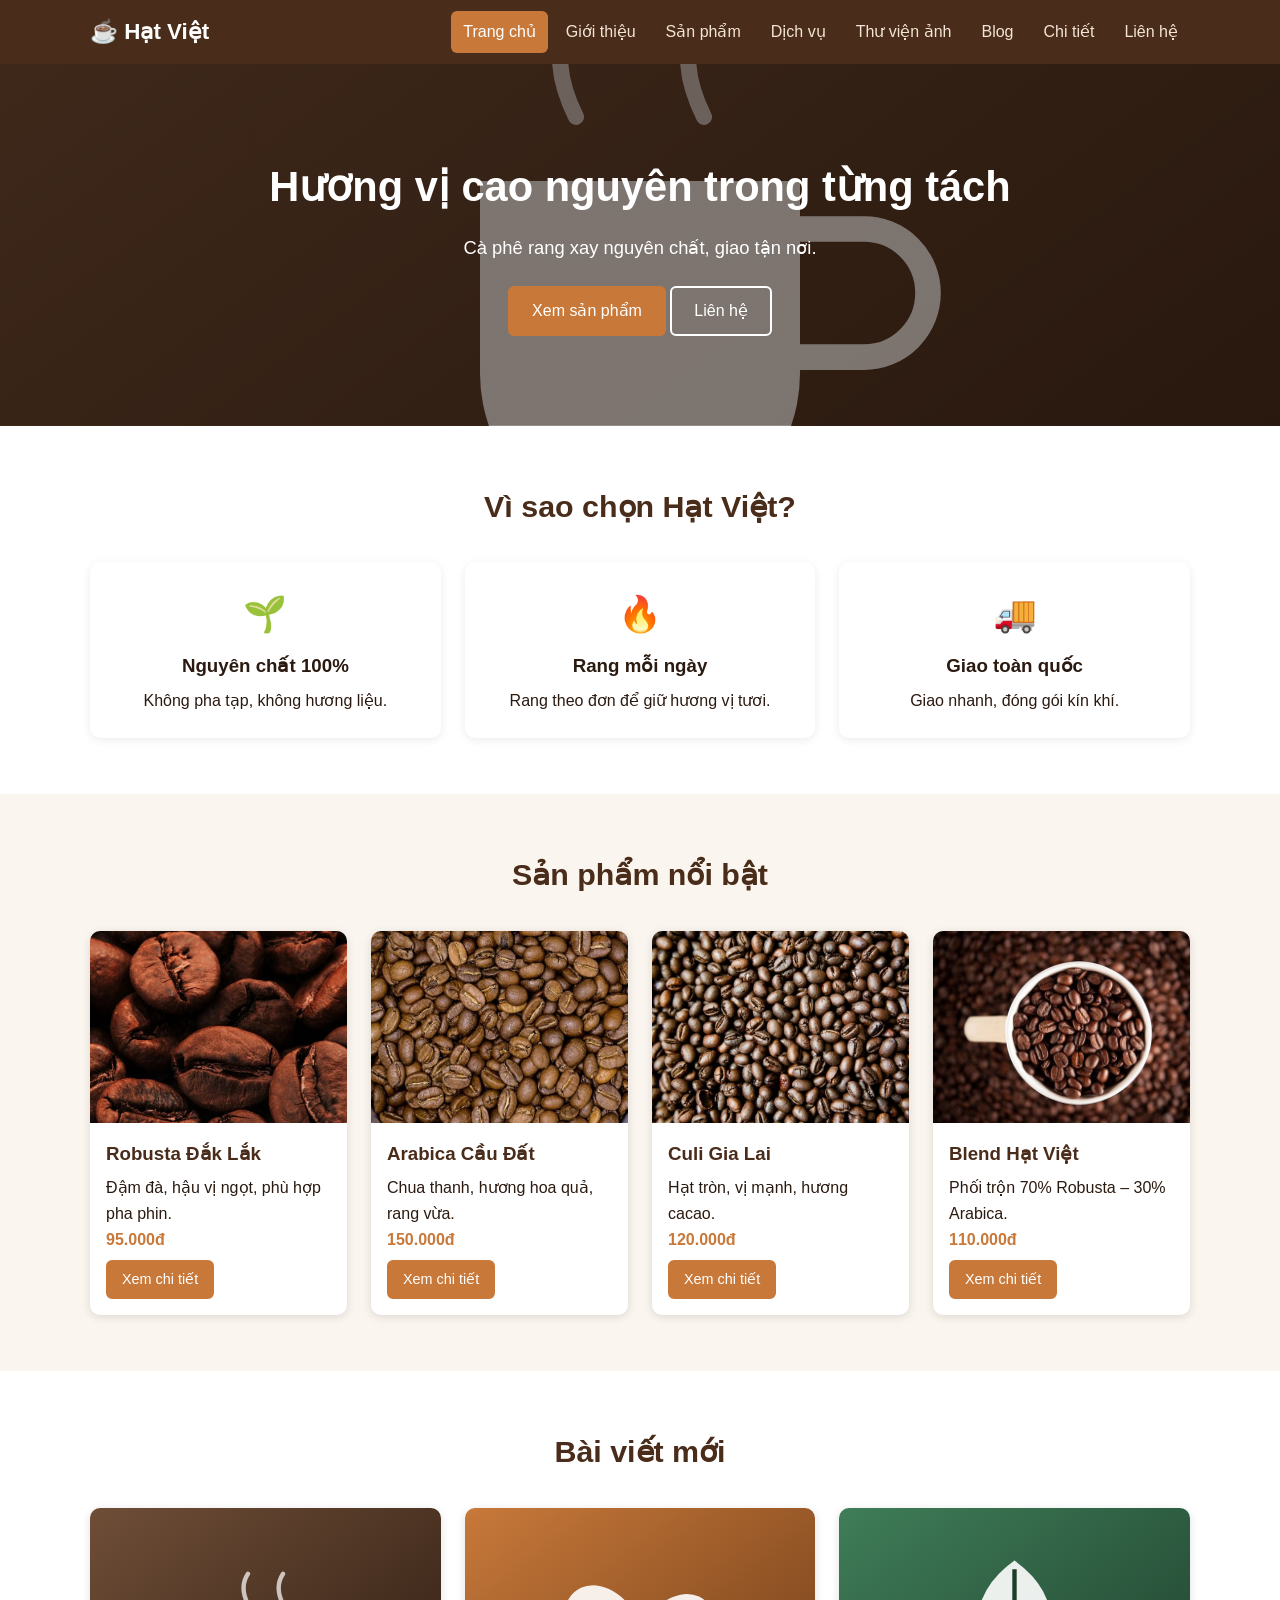
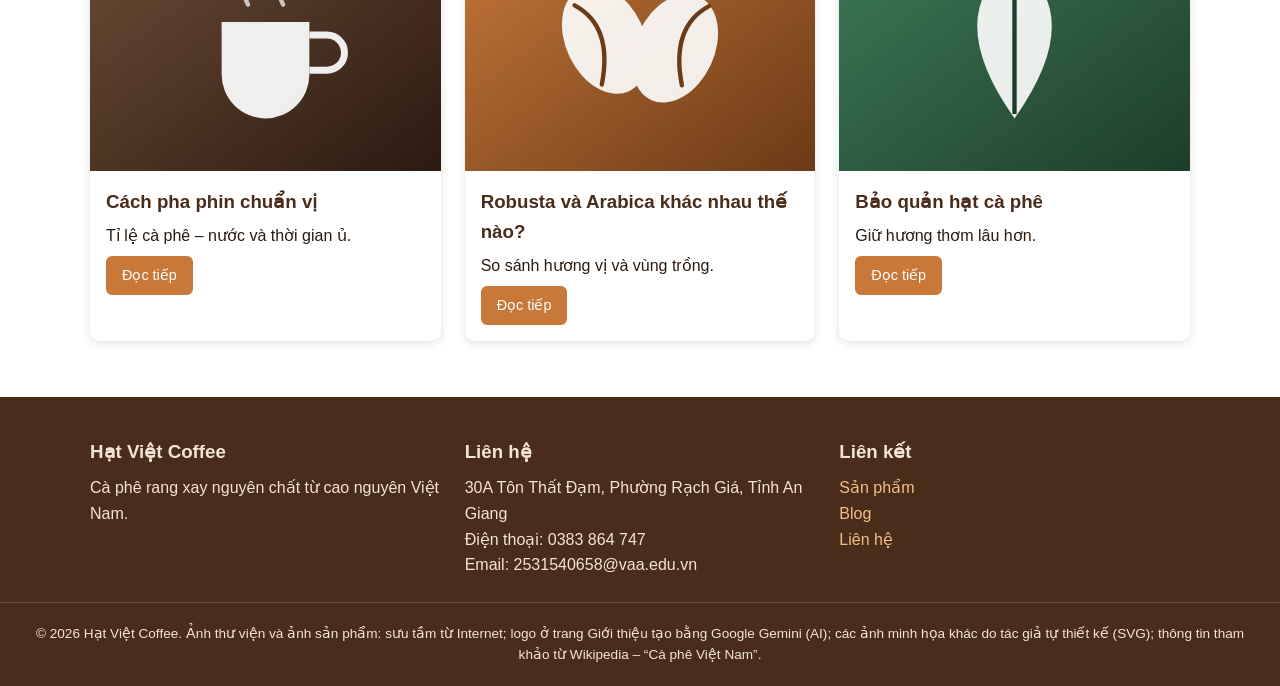
<file: index.html>
<!DOCTYPE html>
<html lang="vi">
<head>
<meta charset="UTF-8">
<meta name="viewport" content="width=device-width, initial-scale=1">
<title>Trang chủ | Hạt Việt Coffee</title>
<link rel="stylesheet" href="css/style.css">
</head>
<body>
<header class="site-header">
  <div class="container header-inner">
    <a class="logo" href="index.html">☕ Hạt Việt</a>
    <input type="checkbox" id="menu-toggle" class="menu-toggle" aria-label="Mở menu">
    <label for="menu-toggle" class="menu-btn">☰</label>
    <nav class="main-nav"><ul><li><a href="index.html" class="active">Trang chủ</a></li><li><a href="about.html">Giới thiệu</a></li><li><a href="products.html">Sản phẩm</a></li><li><a href="services.html">Dịch vụ</a></li><li><a href="gallery.html">Thư viện ảnh</a></li><li><a href="blog.html">Blog</a></li><li><a href="details.html">Chi tiết</a></li><li><a href="contact.html">Liên hệ</a></li></ul></nav>
  </div>
</header>
<section class="hero" style="background-image:linear-gradient(rgba(30,16,8,.55),rgba(30,16,8,.55)),url(images/hero.svg)"><div class="container"><h1>Hương vị cao nguyên trong từng tách</h1><p>Cà phê rang xay nguyên chất, giao tận nơi.</p><a class="btn" href="products.html">Xem sản phẩm</a> <a class="btn btn-outline" href="contact.html">Liên hệ</a></div></section>
<main>
<section class="section "><div class="container"><h2>Vì sao chọn Hạt Việt?</h2><div class="grid grid-3"><div class="feature"><span>🌱</span><h3>Nguyên chất 100%</h3><p>Không pha tạp, không hương liệu.</p></div><div class="feature"><span>🔥</span><h3>Rang mỗi ngày</h3><p>Rang theo đơn để giữ hương vị tươi.</p></div><div class="feature"><span>🚚</span><h3>Giao toàn quốc</h3><p>Giao nhanh, đóng gói kín khí.</p></div></div></div></section><section class="section alt"><div class="container"><h2>Sản phẩm nổi bật</h2><div class="grid grid-4"><article class="card"><img src="images/sp1.jpg" alt="Robusta Đắk Lắk"><div class="card-body"><h3>Robusta Đắk Lắk</h3><p>Đậm đà, hậu vị ngọt, phù hợp pha phin.</p><p class="price">95.000đ</p><a class="btn btn-sm" href="details.html">Xem chi tiết</a></div></article><article class="card"><img src="images/sp2.jpg" alt="Arabica Cầu Đất"><div class="card-body"><h3>Arabica Cầu Đất</h3><p>Chua thanh, hương hoa quả, rang vừa.</p><p class="price">150.000đ</p><a class="btn btn-sm" href="details.html">Xem chi tiết</a></div></article><article class="card"><img src="images/sp3.jpg" alt="Culi Gia Lai"><div class="card-body"><h3>Culi Gia Lai</h3><p>Hạt tròn, vị mạnh, hương cacao.</p><p class="price">120.000đ</p><a class="btn btn-sm" href="details.html">Xem chi tiết</a></div></article><article class="card"><img src="images/sp4.jpg" alt="Blend Hạt Việt"><div class="card-body"><h3>Blend Hạt Việt</h3><p>Phối trộn 70% Robusta – 30% Arabica.</p><p class="price">110.000đ</p><a class="btn btn-sm" href="details.html">Xem chi tiết</a></div></article></div></div></section><section class="section "><div class="container"><h2>Bài viết mới</h2><div class="grid grid-3"><article class="card"><img src="images/blog1.svg" alt="Cách pha phin chuẩn vị"><div class="card-body"><h3>Cách pha phin chuẩn vị</h3><p>Tỉ lệ cà phê – nước và thời gian ủ.</p><a class="btn btn-sm" href="blog.html">Đọc tiếp</a></div></article><article class="card"><img src="images/blog2.svg" alt="Robusta và Arabica khác nhau thế nào?"><div class="card-body"><h3>Robusta và Arabica khác nhau thế nào?</h3><p>So sánh hương vị và vùng trồng.</p><a class="btn btn-sm" href="blog.html">Đọc tiếp</a></div></article><article class="card"><img src="images/blog3.svg" alt="Bảo quản hạt cà phê"><div class="card-body"><h3>Bảo quản hạt cà phê</h3><p>Giữ hương thơm lâu hơn.</p><a class="btn btn-sm" href="blog.html">Đọc tiếp</a></div></article></div></div></section>
</main>
<footer class="site-footer">
  <div class="container footer-grid">
    <div><h3>Hạt Việt Coffee</h3><p>Cà phê rang xay nguyên chất từ cao nguyên Việt Nam.</p></div>
    <div><h3>Liên hệ</h3><p>30A Tôn Thất Đạm, Phường Rạch Giá, Tỉnh An Giang<br>Điện thoại: 0383 864 747<br>Email: 2531540658@vaa.edu.vn</p></div>
    <div><h3>Liên kết</h3><p><a href="products.html">Sản phẩm</a><br><a href="blog.html">Blog</a><br><a href="contact.html">Liên hệ</a></p></div>
  </div>
  <p class="copy">© 2026 Hạt Việt Coffee. Ảnh thư viện và ảnh sản phẩm: sưu tầm từ Internet; logo ở trang Giới thiệu tạo bằng Google Gemini (AI); các ảnh minh họa khác do tác giả tự thiết kế (SVG); thông tin tham khảo từ Wikipedia – “Cà phê Việt Nam”.</p>
</footer>
</body>
</html>
</file>
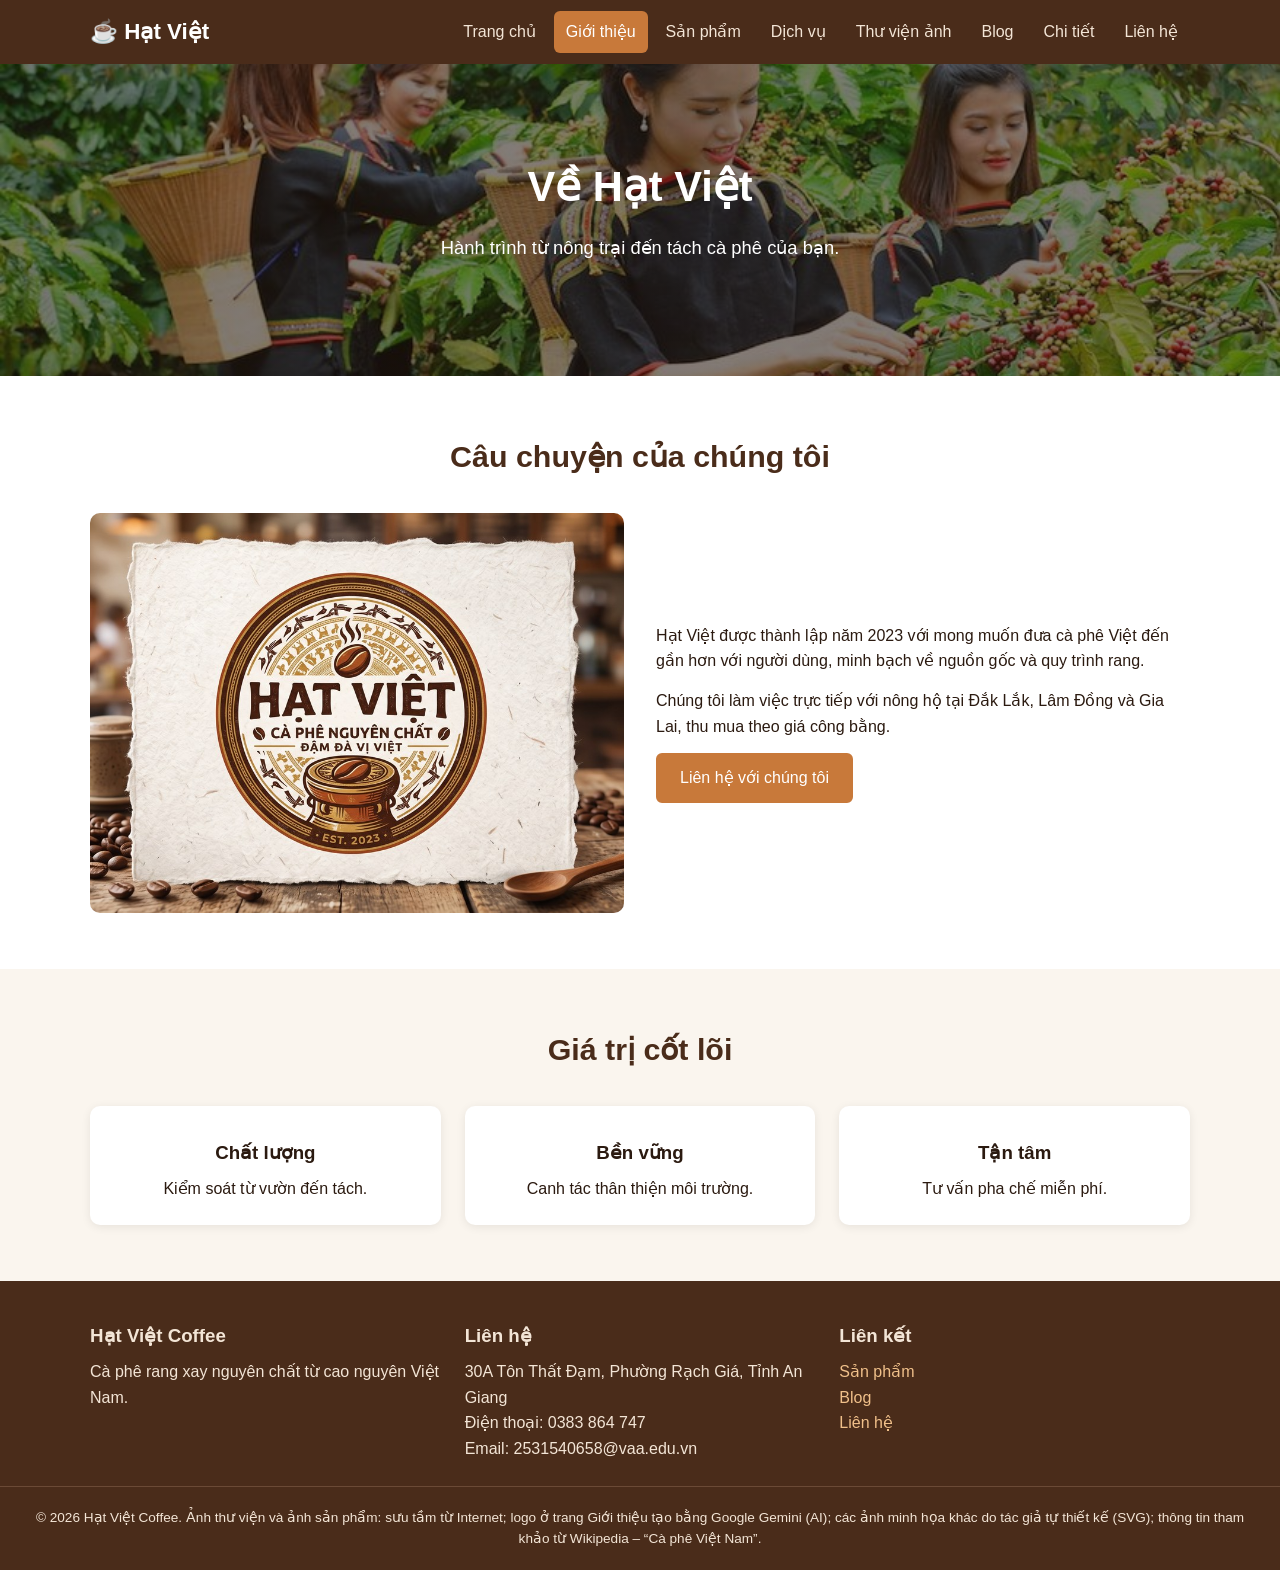
<file: about.html>
<!DOCTYPE html>
<html lang="vi">
<head>
<meta charset="UTF-8">
<meta name="viewport" content="width=device-width, initial-scale=1">
<title>Giới thiệu | Hạt Việt Coffee</title>
<link rel="stylesheet" href="css/style.css">
</head>
<body>
<header class="site-header">
  <div class="container header-inner">
    <a class="logo" href="index.html">☕ Hạt Việt</a>
    <input type="checkbox" id="menu-toggle" class="menu-toggle" aria-label="Mở menu">
    <label for="menu-toggle" class="menu-btn">☰</label>
    <nav class="main-nav"><ul><li><a href="index.html">Trang chủ</a></li><li><a href="about.html" class="active">Giới thiệu</a></li><li><a href="products.html">Sản phẩm</a></li><li><a href="services.html">Dịch vụ</a></li><li><a href="gallery.html">Thư viện ảnh</a></li><li><a href="blog.html">Blog</a></li><li><a href="details.html">Chi tiết</a></li><li><a href="contact.html">Liên hệ</a></li></ul></nav>
  </div>
</header>
<section class="hero" style="background-image:linear-gradient(rgba(30,16,8,.55),rgba(30,16,8,.55)),url(images/g2.jpg)"><div class="container"><h1>Về Hạt Việt</h1><p>Hành trình từ nông trại đến tách cà phê của bạn.</p></div></section>
<main>
<section class="section "><div class="container"><h2>Câu chuyện của chúng tôi</h2><div class="split"><img src="images/about.jpg" alt="Logo Hạt Việt Coffee"><div><p>Hạt Việt được thành lập năm 2023 với mong muốn đưa cà phê Việt đến gần hơn với người dùng, minh bạch về nguồn gốc và quy trình rang.</p><p>Chúng tôi làm việc trực tiếp với nông hộ tại Đắk Lắk, Lâm Đồng và Gia Lai, thu mua theo giá công bằng.</p><a class="btn" href="contact.html">Liên hệ với chúng tôi</a></div></div></div></section><section class="section alt"><div class="container"><h2>Giá trị cốt lõi</h2><div class="grid grid-3"><div class="feature"><h3>Chất lượng</h3><p>Kiểm soát từ vườn đến tách.</p></div><div class="feature"><h3>Bền vững</h3><p>Canh tác thân thiện môi trường.</p></div><div class="feature"><h3>Tận tâm</h3><p>Tư vấn pha chế miễn phí.</p></div></div></div></section>
</main>
<footer class="site-footer">
  <div class="container footer-grid">
    <div><h3>Hạt Việt Coffee</h3><p>Cà phê rang xay nguyên chất từ cao nguyên Việt Nam.</p></div>
    <div><h3>Liên hệ</h3><p>30A Tôn Thất Đạm, Phường Rạch Giá, Tỉnh An Giang<br>Điện thoại: 0383 864 747<br>Email: 2531540658@vaa.edu.vn</p></div>
    <div><h3>Liên kết</h3><p><a href="products.html">Sản phẩm</a><br><a href="blog.html">Blog</a><br><a href="contact.html">Liên hệ</a></p></div>
  </div>
  <p class="copy">© 2026 Hạt Việt Coffee. Ảnh thư viện và ảnh sản phẩm: sưu tầm từ Internet; logo ở trang Giới thiệu tạo bằng Google Gemini (AI); các ảnh minh họa khác do tác giả tự thiết kế (SVG); thông tin tham khảo từ Wikipedia – “Cà phê Việt Nam”.</p>
</footer>
</body>
</html>
</file>
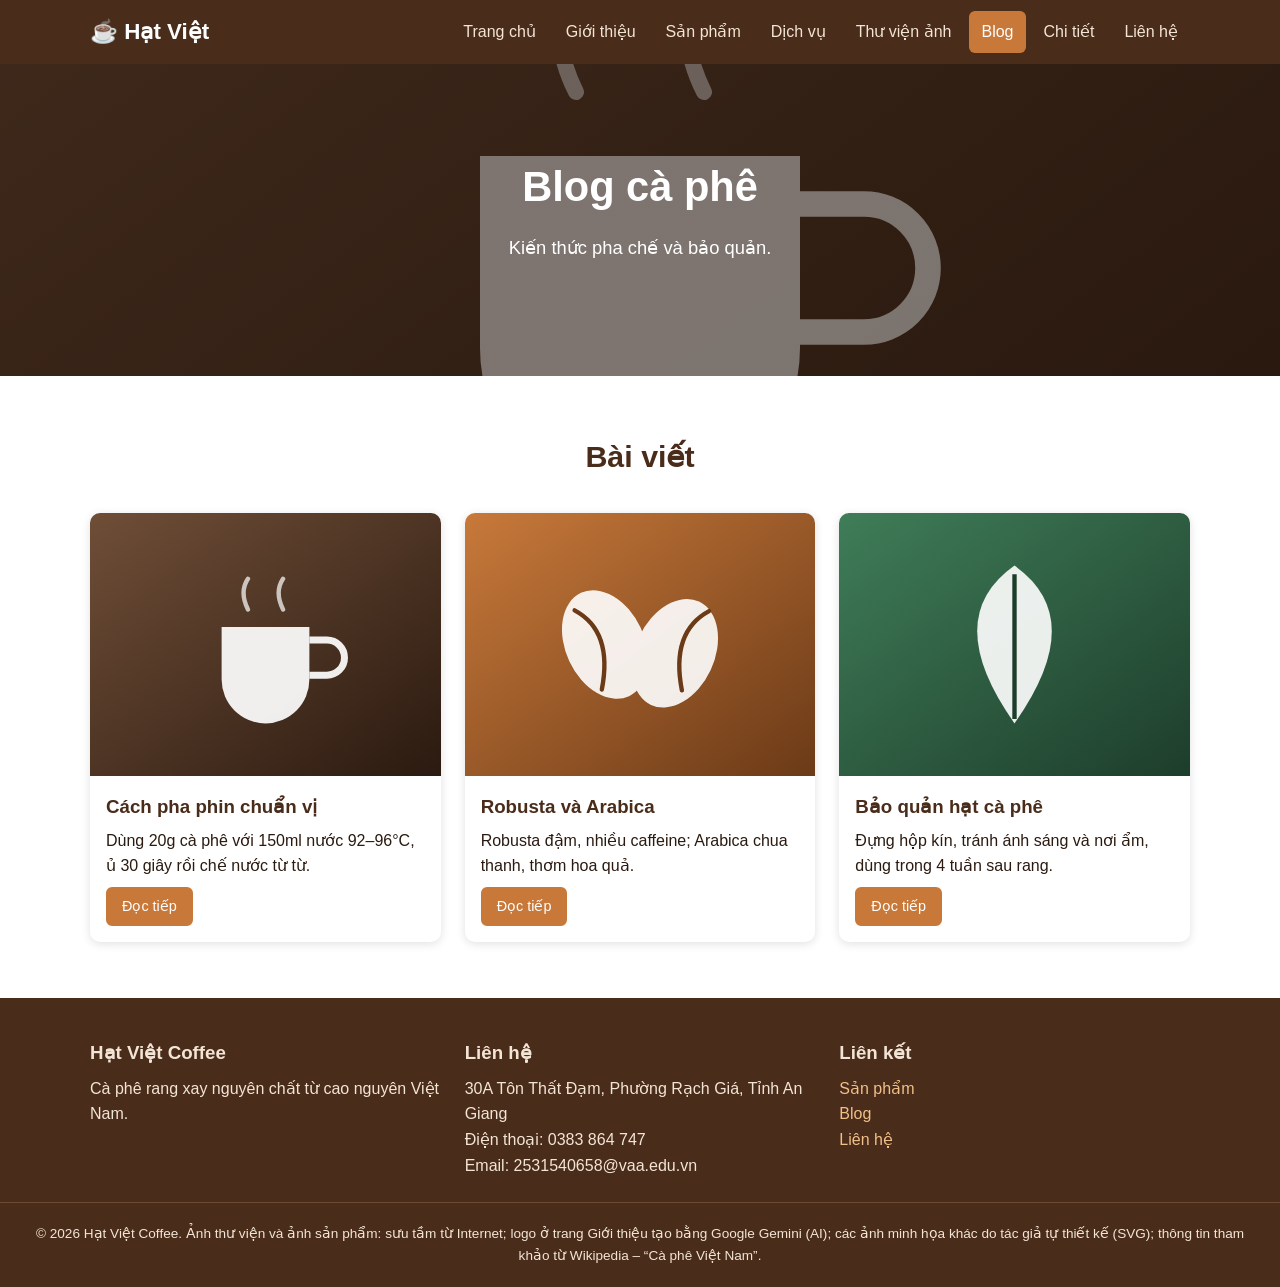
<file: blog.html>
<!DOCTYPE html>
<html lang="vi">
<head>
<meta charset="UTF-8">
<meta name="viewport" content="width=device-width, initial-scale=1">
<title>Blog | Hạt Việt Coffee</title>
<link rel="stylesheet" href="css/style.css">
</head>
<body>
<header class="site-header">
  <div class="container header-inner">
    <a class="logo" href="index.html">☕ Hạt Việt</a>
    <input type="checkbox" id="menu-toggle" class="menu-toggle" aria-label="Mở menu">
    <label for="menu-toggle" class="menu-btn">☰</label>
    <nav class="main-nav"><ul><li><a href="index.html">Trang chủ</a></li><li><a href="about.html">Giới thiệu</a></li><li><a href="products.html">Sản phẩm</a></li><li><a href="services.html">Dịch vụ</a></li><li><a href="gallery.html">Thư viện ảnh</a></li><li><a href="blog.html" class="active">Blog</a></li><li><a href="details.html">Chi tiết</a></li><li><a href="contact.html">Liên hệ</a></li></ul></nav>
  </div>
</header>
<section class="hero" style="background-image:linear-gradient(rgba(30,16,8,.55),rgba(30,16,8,.55)),url(images/blog1.svg)"><div class="container"><h1>Blog cà phê</h1><p>Kiến thức pha chế và bảo quản.</p></div></section>
<main>
<section class="section "><div class="container"><h2>Bài viết</h2><div class="grid grid-3"><article class="card"><img src="images/blog1.svg" alt="Cách pha phin chuẩn vị"><div class="card-body"><h3>Cách pha phin chuẩn vị</h3><p>Dùng 20g cà phê với 150ml nước 92–96°C, ủ 30 giây rồi chế nước từ từ.</p><a class="btn btn-sm" href="details.html">Đọc tiếp</a></div></article><article class="card"><img src="images/blog2.svg" alt="Robusta và Arabica"><div class="card-body"><h3>Robusta và Arabica</h3><p>Robusta đậm, nhiều caffeine; Arabica chua thanh, thơm hoa quả.</p><a class="btn btn-sm" href="details.html">Đọc tiếp</a></div></article><article class="card"><img src="images/blog3.svg" alt="Bảo quản hạt cà phê"><div class="card-body"><h3>Bảo quản hạt cà phê</h3><p>Đựng hộp kín, tránh ánh sáng và nơi ẩm, dùng trong 4 tuần sau rang.</p><a class="btn btn-sm" href="details.html">Đọc tiếp</a></div></article></div></div></section>
</main>
<footer class="site-footer">
  <div class="container footer-grid">
    <div><h3>Hạt Việt Coffee</h3><p>Cà phê rang xay nguyên chất từ cao nguyên Việt Nam.</p></div>
    <div><h3>Liên hệ</h3><p>30A Tôn Thất Đạm, Phường Rạch Giá, Tỉnh An Giang<br>Điện thoại: 0383 864 747<br>Email: 2531540658@vaa.edu.vn</p></div>
    <div><h3>Liên kết</h3><p><a href="products.html">Sản phẩm</a><br><a href="blog.html">Blog</a><br><a href="contact.html">Liên hệ</a></p></div>
  </div>
  <p class="copy">© 2026 Hạt Việt Coffee. Ảnh thư viện và ảnh sản phẩm: sưu tầm từ Internet; logo ở trang Giới thiệu tạo bằng Google Gemini (AI); các ảnh minh họa khác do tác giả tự thiết kế (SVG); thông tin tham khảo từ Wikipedia – “Cà phê Việt Nam”.</p>
</footer>
</body>
</html>
</file>
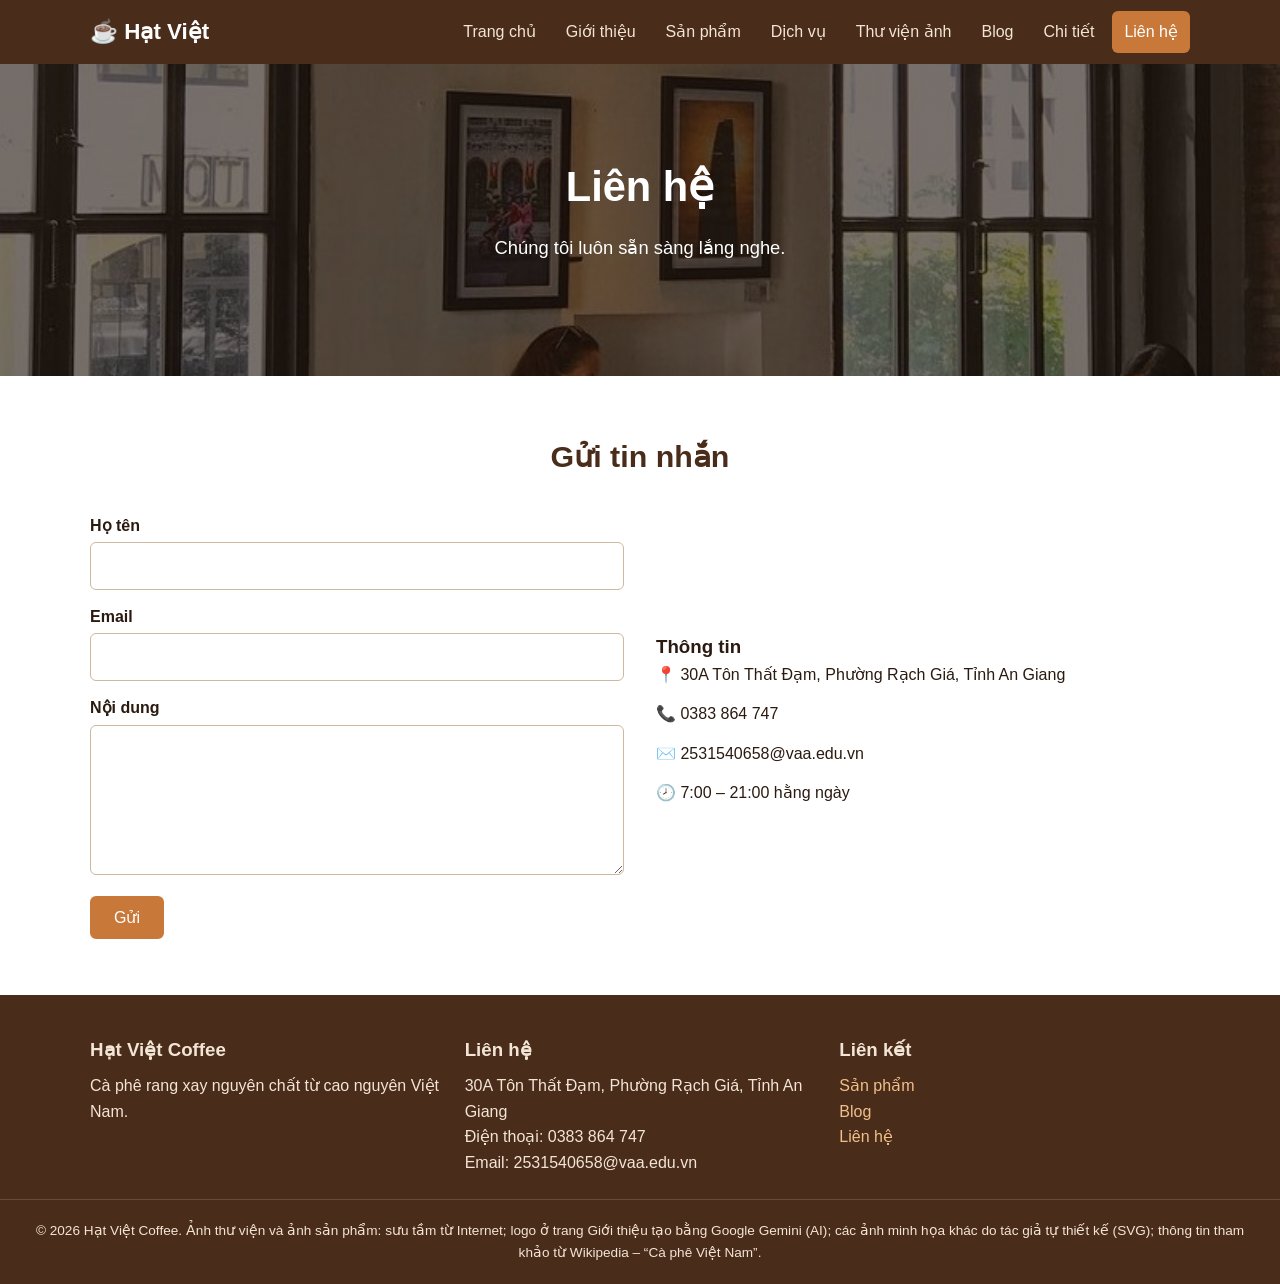
<file: contact.html>
<!DOCTYPE html>
<html lang="vi">
<head>
<meta charset="UTF-8">
<meta name="viewport" content="width=device-width, initial-scale=1">
<title>Liên hệ | Hạt Việt Coffee</title>
<link rel="stylesheet" href="css/style.css">
</head>
<body>
<header class="site-header">
  <div class="container header-inner">
    <a class="logo" href="index.html">☕ Hạt Việt</a>
    <input type="checkbox" id="menu-toggle" class="menu-toggle" aria-label="Mở menu">
    <label for="menu-toggle" class="menu-btn">☰</label>
    <nav class="main-nav"><ul><li><a href="index.html">Trang chủ</a></li><li><a href="about.html">Giới thiệu</a></li><li><a href="products.html">Sản phẩm</a></li><li><a href="services.html">Dịch vụ</a></li><li><a href="gallery.html">Thư viện ảnh</a></li><li><a href="blog.html">Blog</a></li><li><a href="details.html">Chi tiết</a></li><li><a href="contact.html" class="active">Liên hệ</a></li></ul></nav>
  </div>
</header>
<section class="hero" style="background-image:linear-gradient(rgba(30,16,8,.55),rgba(30,16,8,.55)),url(images/g3.jpg)"><div class="container"><h1>Liên hệ</h1><p>Chúng tôi luôn sẵn sàng lắng nghe.</p></div></section>
<main>
<section class="section "><div class="container"><h2>Gửi tin nhắn</h2><div class="split"><form action="mailto:2531540658@vaa.edu.vn" method="post" enctype="text/plain"><label>Họ tên<input type="text" name="name" required></label><label>Email<input type="email" name="email" required></label><label>Nội dung<textarea name="message" rows="5" required></textarea></label><button class="btn" type="submit">Gửi</button></form><div><h3>Thông tin</h3><p>📍 30A Tôn Thất Đạm, Phường Rạch Giá, Tỉnh An Giang</p><p>📞 0383 864 747</p><p>✉️ 2531540658@vaa.edu.vn</p><p>🕗 7:00 – 21:00 hằng ngày</p></div></div></div></section>
</main>
<footer class="site-footer">
  <div class="container footer-grid">
    <div><h3>Hạt Việt Coffee</h3><p>Cà phê rang xay nguyên chất từ cao nguyên Việt Nam.</p></div>
    <div><h3>Liên hệ</h3><p>30A Tôn Thất Đạm, Phường Rạch Giá, Tỉnh An Giang<br>Điện thoại: 0383 864 747<br>Email: 2531540658@vaa.edu.vn</p></div>
    <div><h3>Liên kết</h3><p><a href="products.html">Sản phẩm</a><br><a href="blog.html">Blog</a><br><a href="contact.html">Liên hệ</a></p></div>
  </div>
  <p class="copy">© 2026 Hạt Việt Coffee. Ảnh thư viện và ảnh sản phẩm: sưu tầm từ Internet; logo ở trang Giới thiệu tạo bằng Google Gemini (AI); các ảnh minh họa khác do tác giả tự thiết kế (SVG); thông tin tham khảo từ Wikipedia – “Cà phê Việt Nam”.</p>
</footer>
</body>
</html>
</file>
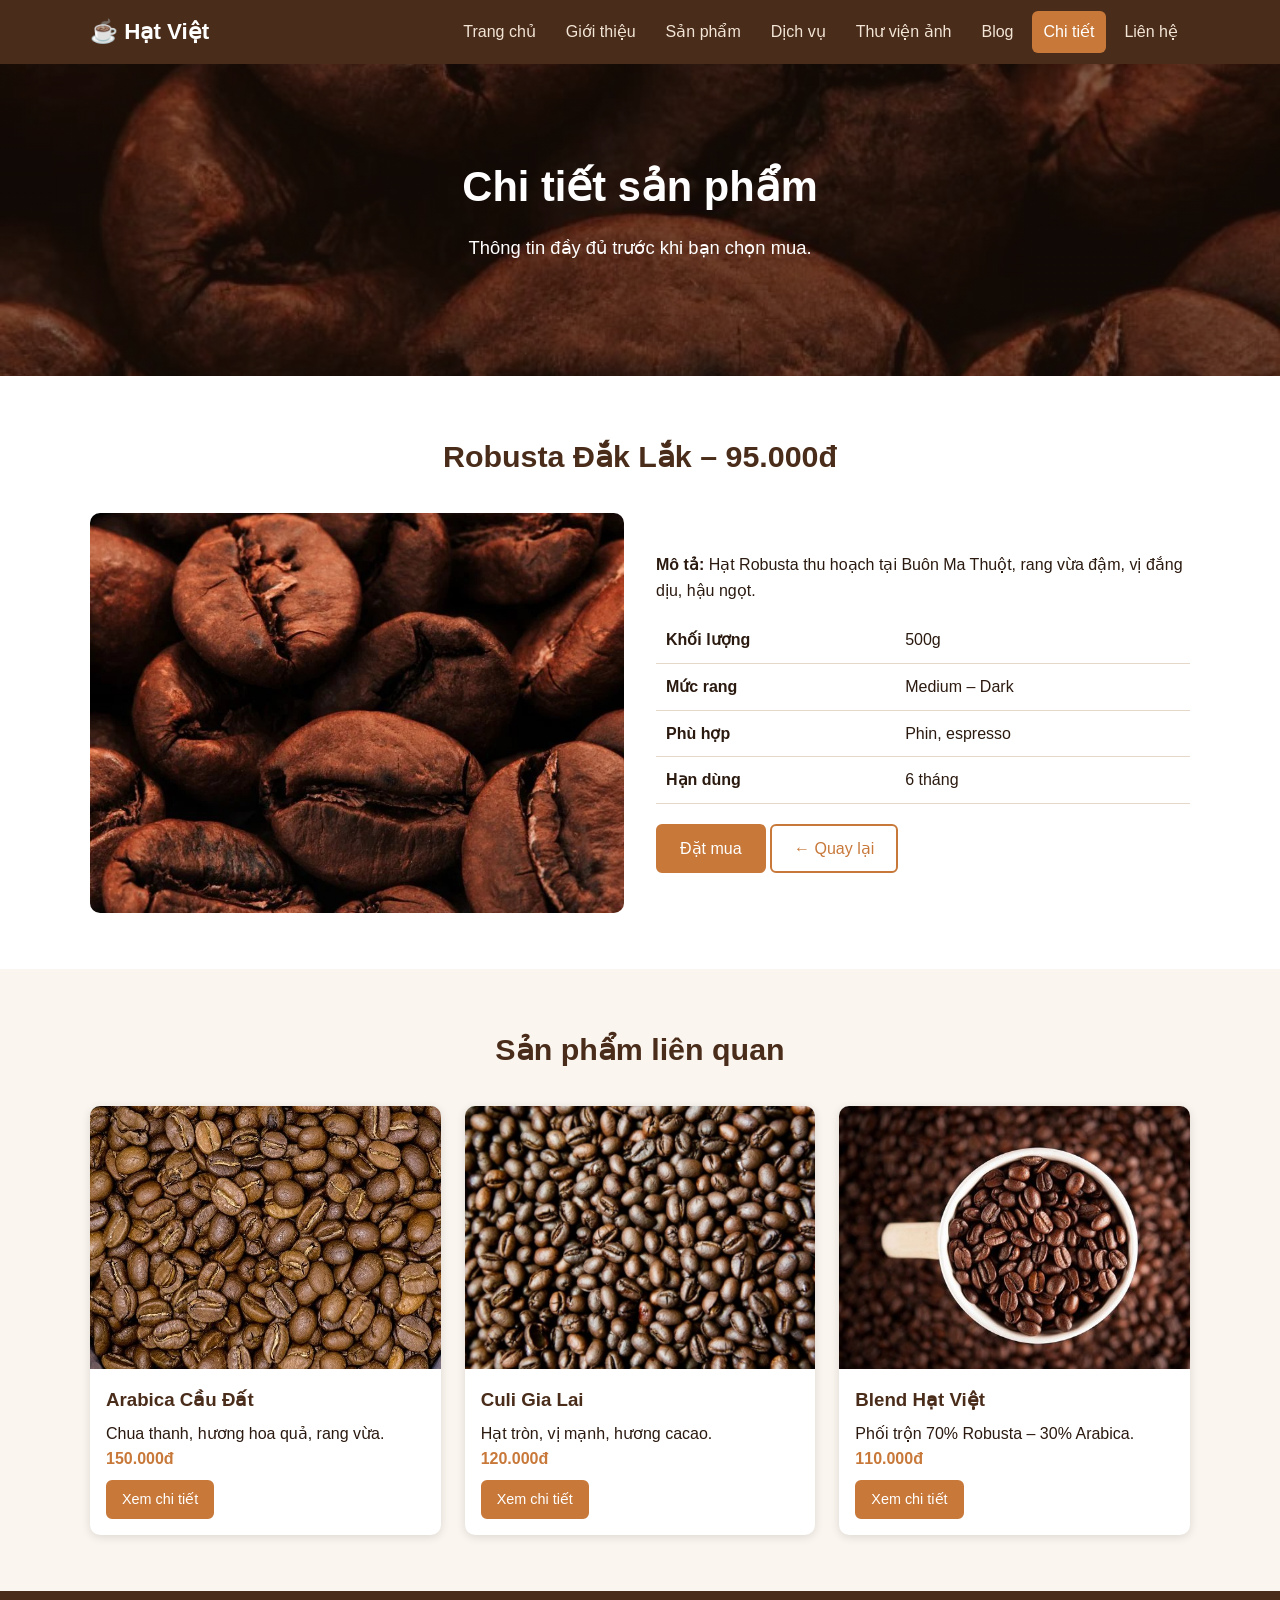
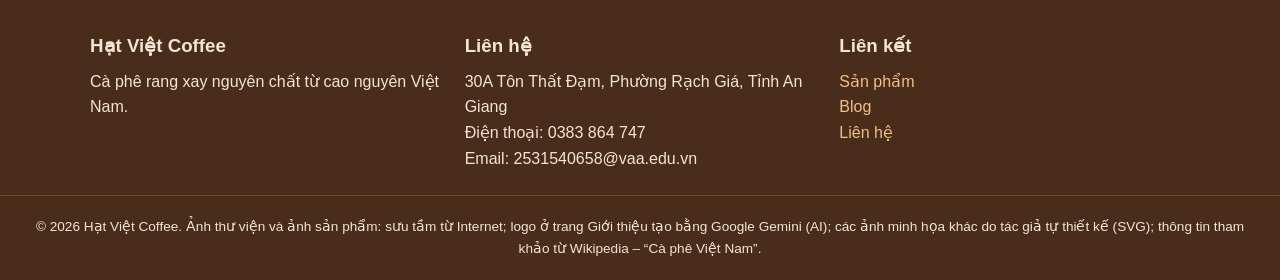
<file: details.html>
<!DOCTYPE html>
<html lang="vi">
<head>
<meta charset="UTF-8">
<meta name="viewport" content="width=device-width, initial-scale=1">
<title>Chi tiết | Hạt Việt Coffee</title>
<link rel="stylesheet" href="css/style.css">
</head>
<body>
<header class="site-header">
  <div class="container header-inner">
    <a class="logo" href="index.html">☕ Hạt Việt</a>
    <input type="checkbox" id="menu-toggle" class="menu-toggle" aria-label="Mở menu">
    <label for="menu-toggle" class="menu-btn">☰</label>
    <nav class="main-nav"><ul><li><a href="index.html">Trang chủ</a></li><li><a href="about.html">Giới thiệu</a></li><li><a href="products.html">Sản phẩm</a></li><li><a href="services.html">Dịch vụ</a></li><li><a href="gallery.html">Thư viện ảnh</a></li><li><a href="blog.html">Blog</a></li><li><a href="details.html" class="active">Chi tiết</a></li><li><a href="contact.html">Liên hệ</a></li></ul></nav>
  </div>
</header>
<section class="hero" style="background-image:linear-gradient(rgba(30,16,8,.55),rgba(30,16,8,.55)),url(images/sp1.jpg)"><div class="container"><h1>Chi tiết sản phẩm</h1><p>Thông tin đầy đủ trước khi bạn chọn mua.</p></div></section>
<main>
<section class="section "><div class="container"><h2>Robusta Đắk Lắk – 95.000đ</h2><div class="split"><img src="images/sp1.jpg" alt="Robusta Đắk Lắk"><div><p><strong>Mô tả:</strong> Hạt Robusta thu hoạch tại Buôn Ma Thuột, rang vừa đậm, vị đắng dịu, hậu ngọt.</p><table><tr><th>Khối lượng</th><td>500g</td></tr><tr><th>Mức rang</th><td>Medium – Dark</td></tr><tr><th>Phù hợp</th><td>Phin, espresso</td></tr><tr><th>Hạn dùng</th><td>6 tháng</td></tr></table><a class="btn" href="contact.html">Đặt mua</a> <a class="btn btn-outline" href="products.html">← Quay lại</a></div></div></div></section><section class="section alt"><div class="container"><h2>Sản phẩm liên quan</h2><div class="grid grid-3"><article class="card"><img src="images/sp2.jpg" alt="Arabica Cầu Đất"><div class="card-body"><h3>Arabica Cầu Đất</h3><p>Chua thanh, hương hoa quả, rang vừa.</p><p class=price>150.000đ</p><a class="btn btn-sm" href="details.html">Xem chi tiết</a></div></article><article class="card"><img src="images/sp3.jpg" alt="Culi Gia Lai"><div class="card-body"><h3>Culi Gia Lai</h3><p>Hạt tròn, vị mạnh, hương cacao.</p><p class=price>120.000đ</p><a class="btn btn-sm" href="details.html">Xem chi tiết</a></div></article><article class="card"><img src="images/sp4.jpg" alt="Blend Hạt Việt"><div class="card-body"><h3>Blend Hạt Việt</h3><p>Phối trộn 70% Robusta – 30% Arabica.</p><p class=price>110.000đ</p><a class="btn btn-sm" href="details.html">Xem chi tiết</a></div></article></div></div></section>
</main>
<footer class="site-footer">
  <div class="container footer-grid">
    <div><h3>Hạt Việt Coffee</h3><p>Cà phê rang xay nguyên chất từ cao nguyên Việt Nam.</p></div>
    <div><h3>Liên hệ</h3><p>30A Tôn Thất Đạm, Phường Rạch Giá, Tỉnh An Giang<br>Điện thoại: 0383 864 747<br>Email: 2531540658@vaa.edu.vn</p></div>
    <div><h3>Liên kết</h3><p><a href="products.html">Sản phẩm</a><br><a href="blog.html">Blog</a><br><a href="contact.html">Liên hệ</a></p></div>
  </div>
  <p class="copy">© 2026 Hạt Việt Coffee. Ảnh thư viện và ảnh sản phẩm: sưu tầm từ Internet; logo ở trang Giới thiệu tạo bằng Google Gemini (AI); các ảnh minh họa khác do tác giả tự thiết kế (SVG); thông tin tham khảo từ Wikipedia – “Cà phê Việt Nam”.</p>
</footer>
</body>
</html>
</file>
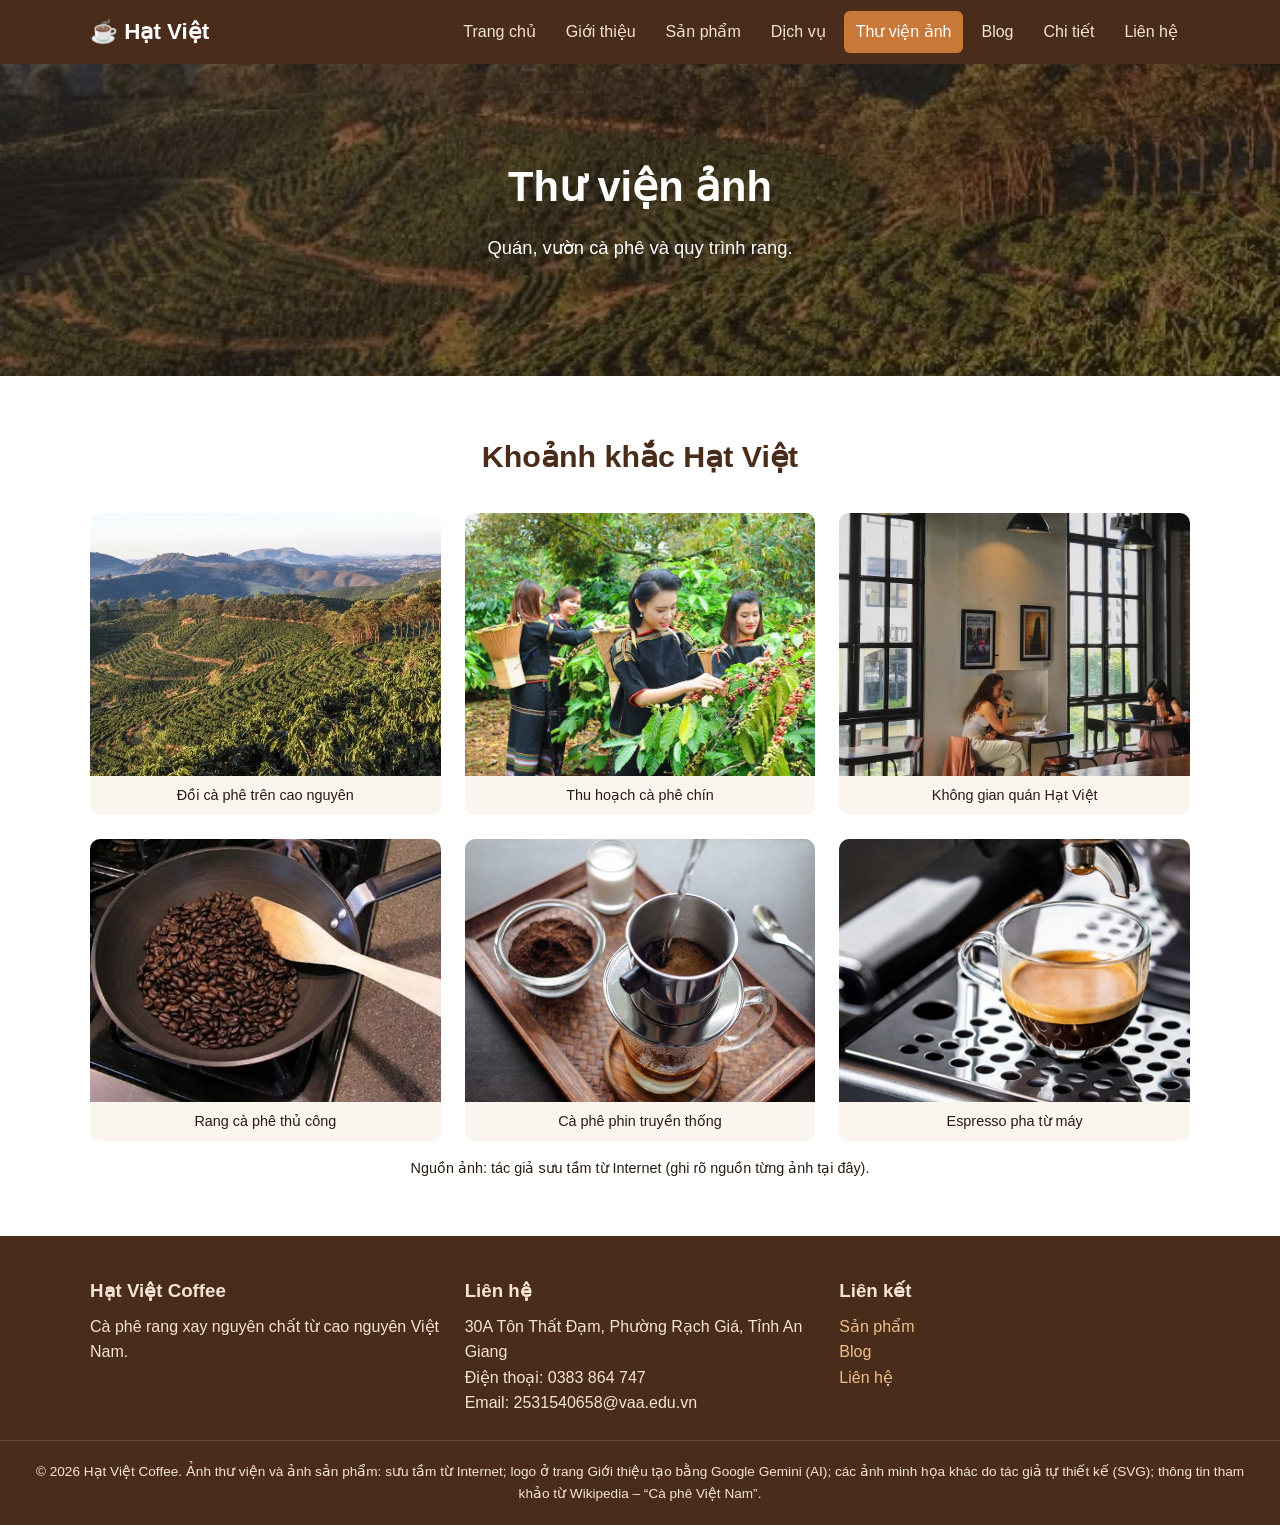
<file: gallery.html>
<!DOCTYPE html>
<html lang="vi">
<head>
<meta charset="UTF-8">
<meta name="viewport" content="width=device-width, initial-scale=1">
<title>Thư viện ảnh | Hạt Việt Coffee</title>
<link rel="stylesheet" href="css/style.css">
</head>
<body>
<header class="site-header">
  <div class="container header-inner">
    <a class="logo" href="index.html">☕ Hạt Việt</a>
    <input type="checkbox" id="menu-toggle" class="menu-toggle" aria-label="Mở menu">
    <label for="menu-toggle" class="menu-btn">☰</label>
    <nav class="main-nav"><ul><li><a href="index.html">Trang chủ</a></li><li><a href="about.html">Giới thiệu</a></li><li><a href="products.html">Sản phẩm</a></li><li><a href="services.html">Dịch vụ</a></li><li><a href="gallery.html" class="active">Thư viện ảnh</a></li><li><a href="blog.html">Blog</a></li><li><a href="details.html">Chi tiết</a></li><li><a href="contact.html">Liên hệ</a></li></ul></nav>
  </div>
</header>
<section class="hero" style="background-image:linear-gradient(rgba(30,16,8,.55),rgba(30,16,8,.55)),url(images/g1.jpg)"><div class="container"><h1>Thư viện ảnh</h1><p>Quán, vườn cà phê và quy trình rang.</p></div></section>
<main>
<section class="section "><div class="container"><h2>Khoảnh khắc Hạt Việt</h2><div class="grid grid-3 gallery"><figure><img src="images/g1.jpg" alt="Đồi cà phê trên cao nguyên"><figcaption>Đồi cà phê trên cao nguyên</figcaption></figure><figure><img src="images/g2.jpg" alt="Thu hoạch cà phê chín"><figcaption>Thu hoạch cà phê chín</figcaption></figure><figure><img src="images/g3.jpg" alt="Không gian quán Hạt Việt"><figcaption>Không gian quán Hạt Việt</figcaption></figure><figure><img src="images/g4.jpg" alt="Rang cà phê thủ công"><figcaption>Rang cà phê thủ công</figcaption></figure><figure><img src="images/g5.jpg" alt="Cà phê phin truyền thống"><figcaption>Cà phê phin truyền thống</figcaption></figure><figure><img src="images/g6.jpg" alt="Espresso pha từ máy"><figcaption>Espresso pha từ máy</figcaption></figure></div><p class="note">Nguồn ảnh: tác giả sưu tầm từ Internet (ghi rõ nguồn từng ảnh tại đây).</p></div></section>
</main>
<footer class="site-footer">
  <div class="container footer-grid">
    <div><h3>Hạt Việt Coffee</h3><p>Cà phê rang xay nguyên chất từ cao nguyên Việt Nam.</p></div>
    <div><h3>Liên hệ</h3><p>30A Tôn Thất Đạm, Phường Rạch Giá, Tỉnh An Giang<br>Điện thoại: 0383 864 747<br>Email: 2531540658@vaa.edu.vn</p></div>
    <div><h3>Liên kết</h3><p><a href="products.html">Sản phẩm</a><br><a href="blog.html">Blog</a><br><a href="contact.html">Liên hệ</a></p></div>
  </div>
  <p class="copy">© 2026 Hạt Việt Coffee. Ảnh thư viện và ảnh sản phẩm: sưu tầm từ Internet; logo ở trang Giới thiệu tạo bằng Google Gemini (AI); các ảnh minh họa khác do tác giả tự thiết kế (SVG); thông tin tham khảo từ Wikipedia – “Cà phê Việt Nam”.</p>
</footer>
</body>
</html>
</file>
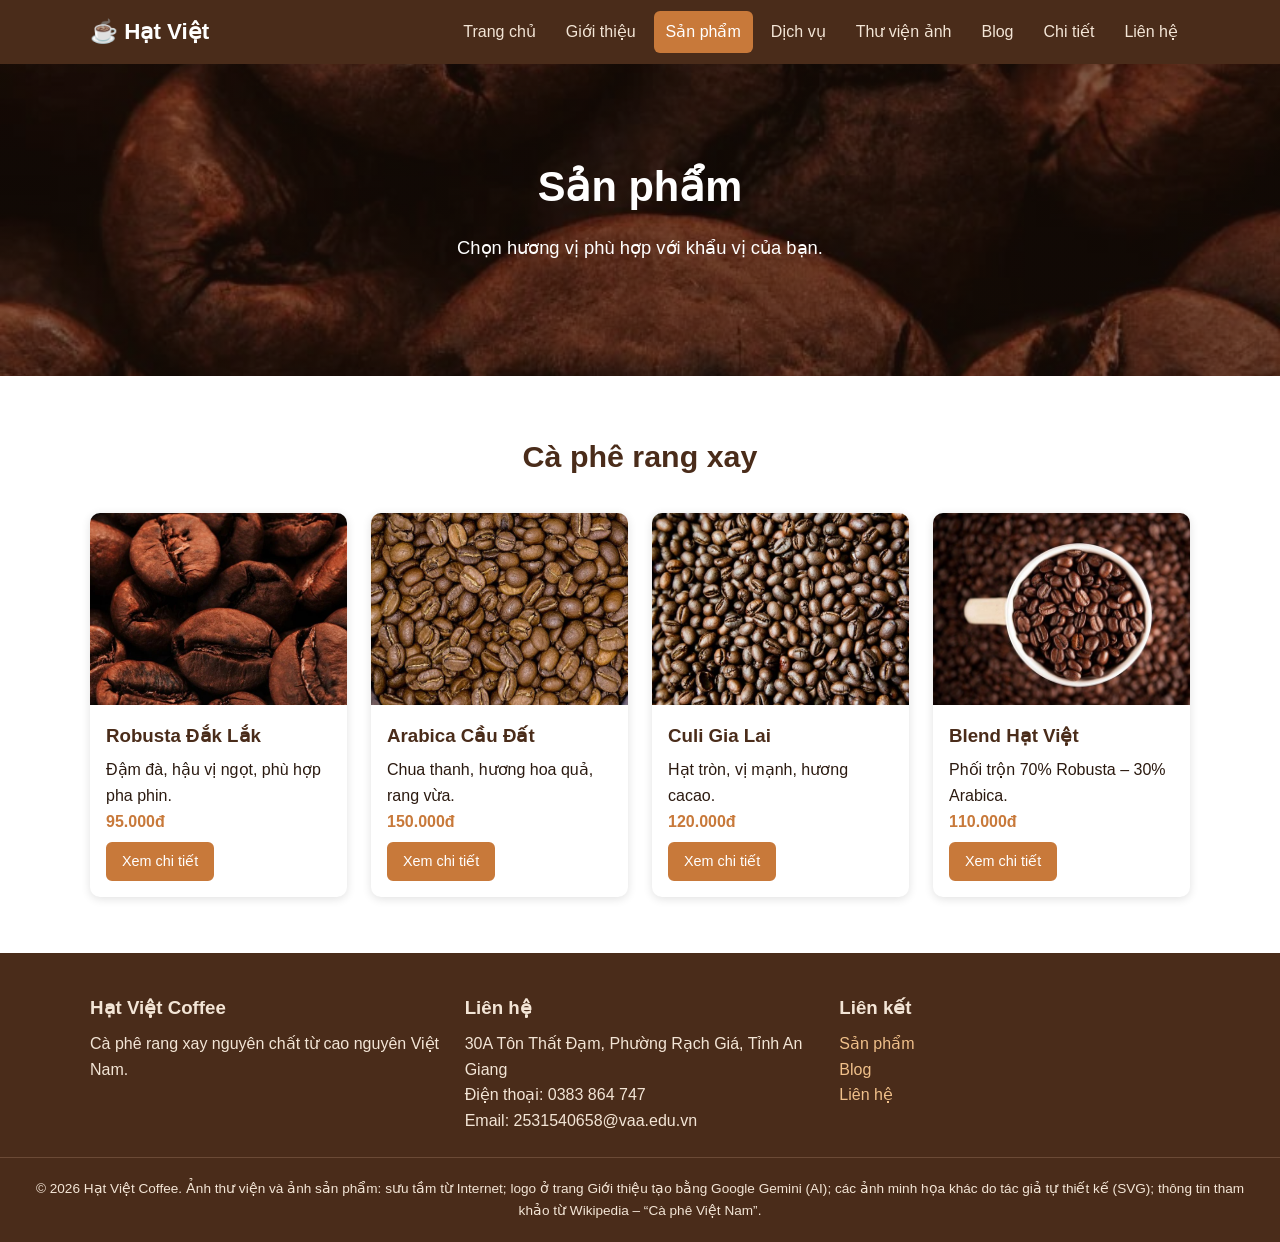
<file: products.html>
<!DOCTYPE html>
<html lang="vi">
<head>
<meta charset="UTF-8">
<meta name="viewport" content="width=device-width, initial-scale=1">
<title>Sản phẩm | Hạt Việt Coffee</title>
<link rel="stylesheet" href="css/style.css">
</head>
<body>
<header class="site-header">
  <div class="container header-inner">
    <a class="logo" href="index.html">☕ Hạt Việt</a>
    <input type="checkbox" id="menu-toggle" class="menu-toggle" aria-label="Mở menu">
    <label for="menu-toggle" class="menu-btn">☰</label>
    <nav class="main-nav"><ul><li><a href="index.html">Trang chủ</a></li><li><a href="about.html">Giới thiệu</a></li><li><a href="products.html" class="active">Sản phẩm</a></li><li><a href="services.html">Dịch vụ</a></li><li><a href="gallery.html">Thư viện ảnh</a></li><li><a href="blog.html">Blog</a></li><li><a href="details.html">Chi tiết</a></li><li><a href="contact.html">Liên hệ</a></li></ul></nav>
  </div>
</header>
<section class="hero" style="background-image:linear-gradient(rgba(30,16,8,.55),rgba(30,16,8,.55)),url(images/sp1.jpg)"><div class="container"><h1>Sản phẩm</h1><p>Chọn hương vị phù hợp với khẩu vị của bạn.</p></div></section>
<main>
<section class="section "><div class="container"><h2>Cà phê rang xay</h2><div class="grid grid-4"><article class="card"><img src="images/sp1.jpg" alt="Robusta Đắk Lắk"><div class="card-body"><h3>Robusta Đắk Lắk</h3><p>Đậm đà, hậu vị ngọt, phù hợp pha phin.</p><p class="price">95.000đ</p><a class="btn btn-sm" href="details.html">Xem chi tiết</a></div></article><article class="card"><img src="images/sp2.jpg" alt="Arabica Cầu Đất"><div class="card-body"><h3>Arabica Cầu Đất</h3><p>Chua thanh, hương hoa quả, rang vừa.</p><p class="price">150.000đ</p><a class="btn btn-sm" href="details.html">Xem chi tiết</a></div></article><article class="card"><img src="images/sp3.jpg" alt="Culi Gia Lai"><div class="card-body"><h3>Culi Gia Lai</h3><p>Hạt tròn, vị mạnh, hương cacao.</p><p class="price">120.000đ</p><a class="btn btn-sm" href="details.html">Xem chi tiết</a></div></article><article class="card"><img src="images/sp4.jpg" alt="Blend Hạt Việt"><div class="card-body"><h3>Blend Hạt Việt</h3><p>Phối trộn 70% Robusta – 30% Arabica.</p><p class="price">110.000đ</p><a class="btn btn-sm" href="details.html">Xem chi tiết</a></div></article></div></div></section>
</main>
<footer class="site-footer">
  <div class="container footer-grid">
    <div><h3>Hạt Việt Coffee</h3><p>Cà phê rang xay nguyên chất từ cao nguyên Việt Nam.</p></div>
    <div><h3>Liên hệ</h3><p>30A Tôn Thất Đạm, Phường Rạch Giá, Tỉnh An Giang<br>Điện thoại: 0383 864 747<br>Email: 2531540658@vaa.edu.vn</p></div>
    <div><h3>Liên kết</h3><p><a href="products.html">Sản phẩm</a><br><a href="blog.html">Blog</a><br><a href="contact.html">Liên hệ</a></p></div>
  </div>
  <p class="copy">© 2026 Hạt Việt Coffee. Ảnh thư viện và ảnh sản phẩm: sưu tầm từ Internet; logo ở trang Giới thiệu tạo bằng Google Gemini (AI); các ảnh minh họa khác do tác giả tự thiết kế (SVG); thông tin tham khảo từ Wikipedia – “Cà phê Việt Nam”.</p>
</footer>
</body>
</html>
</file>
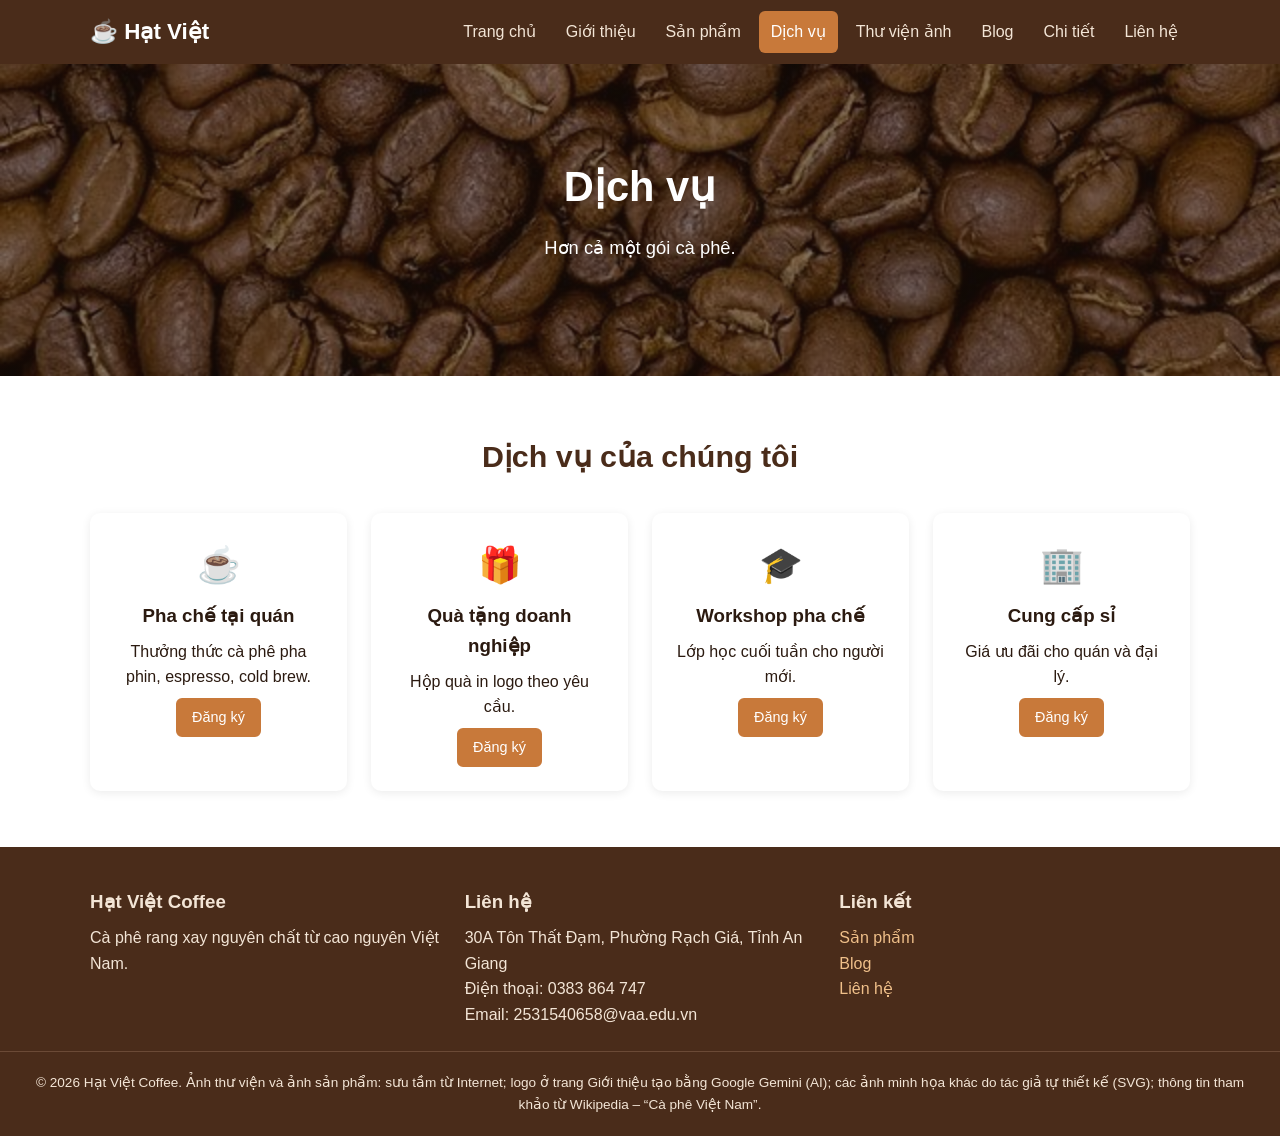
<file: services.html>
<!DOCTYPE html>
<html lang="vi">
<head>
<meta charset="UTF-8">
<meta name="viewport" content="width=device-width, initial-scale=1">
<title>Dịch vụ | Hạt Việt Coffee</title>
<link rel="stylesheet" href="css/style.css">
</head>
<body>
<header class="site-header">
  <div class="container header-inner">
    <a class="logo" href="index.html">☕ Hạt Việt</a>
    <input type="checkbox" id="menu-toggle" class="menu-toggle" aria-label="Mở menu">
    <label for="menu-toggle" class="menu-btn">☰</label>
    <nav class="main-nav"><ul><li><a href="index.html">Trang chủ</a></li><li><a href="about.html">Giới thiệu</a></li><li><a href="products.html">Sản phẩm</a></li><li><a href="services.html" class="active">Dịch vụ</a></li><li><a href="gallery.html">Thư viện ảnh</a></li><li><a href="blog.html">Blog</a></li><li><a href="details.html">Chi tiết</a></li><li><a href="contact.html">Liên hệ</a></li></ul></nav>
  </div>
</header>
<section class="hero" style="background-image:linear-gradient(rgba(30,16,8,.55),rgba(30,16,8,.55)),url(images/sp2.jpg)"><div class="container"><h1>Dịch vụ</h1><p>Hơn cả một gói cà phê.</p></div></section>
<main>
<section class="section "><div class="container"><h2>Dịch vụ của chúng tôi</h2><div class="grid grid-4"><div class="feature"><span>☕</span><h3>Pha chế tại quán</h3><p>Thưởng thức cà phê pha phin, espresso, cold brew.</p><a class="btn btn-sm" href="contact.html">Đăng ký</a></div><div class="feature"><span>🎁</span><h3>Quà tặng doanh nghiệp</h3><p>Hộp quà in logo theo yêu cầu.</p><a class="btn btn-sm" href="contact.html">Đăng ký</a></div><div class="feature"><span>🎓</span><h3>Workshop pha chế</h3><p>Lớp học cuối tuần cho người mới.</p><a class="btn btn-sm" href="contact.html">Đăng ký</a></div><div class="feature"><span>🏢</span><h3>Cung cấp sỉ</h3><p>Giá ưu đãi cho quán và đại lý.</p><a class="btn btn-sm" href="contact.html">Đăng ký</a></div></div></div></section>
</main>
<footer class="site-footer">
  <div class="container footer-grid">
    <div><h3>Hạt Việt Coffee</h3><p>Cà phê rang xay nguyên chất từ cao nguyên Việt Nam.</p></div>
    <div><h3>Liên hệ</h3><p>30A Tôn Thất Đạm, Phường Rạch Giá, Tỉnh An Giang<br>Điện thoại: 0383 864 747<br>Email: 2531540658@vaa.edu.vn</p></div>
    <div><h3>Liên kết</h3><p><a href="products.html">Sản phẩm</a><br><a href="blog.html">Blog</a><br><a href="contact.html">Liên hệ</a></p></div>
  </div>
  <p class="copy">© 2026 Hạt Việt Coffee. Ảnh thư viện và ảnh sản phẩm: sưu tầm từ Internet; logo ở trang Giới thiệu tạo bằng Google Gemini (AI); các ảnh minh họa khác do tác giả tự thiết kế (SVG); thông tin tham khảo từ Wikipedia – “Cà phê Việt Nam”.</p>
</footer>
</body>
</html>
</file>
<file: css/style.css>
:root{--brown:#4a2c1a;--accent:#c8793a;--cream:#faf5ee;--text:#2b1a10}
*{box-sizing:border-box;margin:0;padding:0}
html{scroll-behavior:smooth}
body{font-family:"Segoe UI",Arial,sans-serif;color:var(--text);background:#fff;line-height:1.6;overflow-x:hidden}
img{max-width:100%;height:auto;display:block}
a{color:var(--accent);text-decoration:none}
.container{width:100%;max-width:1140px;margin:0 auto;padding:0 20px}
/* Header + Nav */
.site-header{background:var(--brown);position:sticky;top:0;z-index:10}
.header-inner{display:flex;align-items:center;justify-content:space-between;min-height:64px;flex-wrap:wrap}
.logo{color:#fff;font-size:1.4rem;font-weight:700}
.main-nav ul{list-style:none;display:flex;gap:6px;flex-wrap:wrap}
.main-nav a{color:#f3e5d6;padding:8px 12px;border-radius:6px;display:block}
.main-nav a:hover,.main-nav a.active{background:var(--accent);color:#fff}
.menu-toggle{display:none}.menu-btn{display:none;color:#fff;font-size:1.8rem;cursor:pointer}
/* Hero */
.hero{background-size:cover;background-position:center;color:#fff;padding:90px 0;text-align:center}
.hero h1{font-size:2.6rem;margin-bottom:12px}.hero p{font-size:1.15rem;margin-bottom:24px}
/* Buttons */
.btn{display:inline-block;background:var(--accent);color:#fff;padding:10px 22px;border-radius:6px;border:2px solid var(--accent);font-size:1rem;cursor:pointer;transition:.2s}
.btn:hover{background:#a45f27;border-color:#a45f27}
.btn-outline{background:transparent;border-color:#fff;color:#fff}
main .btn-outline{color:var(--accent);border-color:var(--accent)}
.btn-sm{padding:6px 14px;font-size:.9rem;margin-top:8px}
/* Section */
.section{padding:56px 0}.section.alt{background:var(--cream)}
.section h2{text-align:center;font-size:1.9rem;margin-bottom:32px;color:var(--brown)}
/* Grid */
.grid{display:grid;gap:24px}
.grid-3{grid-template-columns:repeat(3,1fr)}.grid-4{grid-template-columns:repeat(4,1fr)}
/* Card */
.card{background:#fff;border-radius:10px;overflow:hidden;box-shadow:0 2px 10px rgba(0,0,0,.12);display:flex;flex-direction:column;transition:.2s}
.card:hover{transform:translateY(-4px)}
.card img{width:100%;aspect-ratio:4/3;object-fit:cover}
.card-body{padding:16px}.card-body h3{margin-bottom:6px;color:var(--brown)}
.price{font-weight:700;color:var(--accent)}
.feature{background:#fff;padding:24px;border-radius:10px;text-align:center;box-shadow:0 2px 10px rgba(0,0,0,.08)}
.feature span{font-size:2.2rem}.feature h3{margin:8px 0}
.split{display:grid;grid-template-columns:1fr 1fr;gap:32px;align-items:center}
.split p{margin-bottom:14px}.split img{border-radius:10px}
.gallery figure{overflow:hidden;border-radius:10px}.gallery img{width:100%;aspect-ratio:4/3;object-fit:cover}
.gallery figcaption{padding:8px;text-align:center;font-size:.9rem;background:var(--cream)}
.note{text-align:center;margin-top:16px;font-size:.9rem}
table{border-collapse:collapse;width:100%;margin:12px 0 20px}th,td{padding:10px;border-bottom:1px solid #e5d8c8;text-align:left}
form label{display:block;margin-bottom:14px;font-weight:600}
input,textarea{width:100%;padding:10px;margin-top:4px;border:1px solid #cdb8a0;border-radius:6px;font:inherit}
/* Footer */
.site-footer{background:var(--brown);color:#f3e5d6;padding-top:40px}
.footer-grid{display:grid;grid-template-columns:repeat(3,1fr);gap:24px}
.site-footer h3{margin-bottom:8px}.site-footer a{color:#f0c08a}
.copy{text-align:center;padding:20px;margin-top:24px;border-top:1px solid #6b4a36;font-size:.85rem}
/* Tablet */
@media(max-width:992px){.grid-4{grid-template-columns:repeat(2,1fr)}.grid-3{grid-template-columns:repeat(2,1fr)}.hero h1{font-size:2.1rem}}
/* Mobile */
@media(max-width:768px){
.menu-btn{display:block}
.main-nav{display:none;width:100%}
.menu-toggle:checked~.main-nav{display:block}
.main-nav ul{flex-direction:column;padding-bottom:12px}
.grid-3,.grid-4,.split,.footer-grid{grid-template-columns:1fr}
.hero{padding:60px 0}.hero h1{font-size:1.7rem}.section{padding:40px 0}.section h2{font-size:1.5rem}}
</file>
